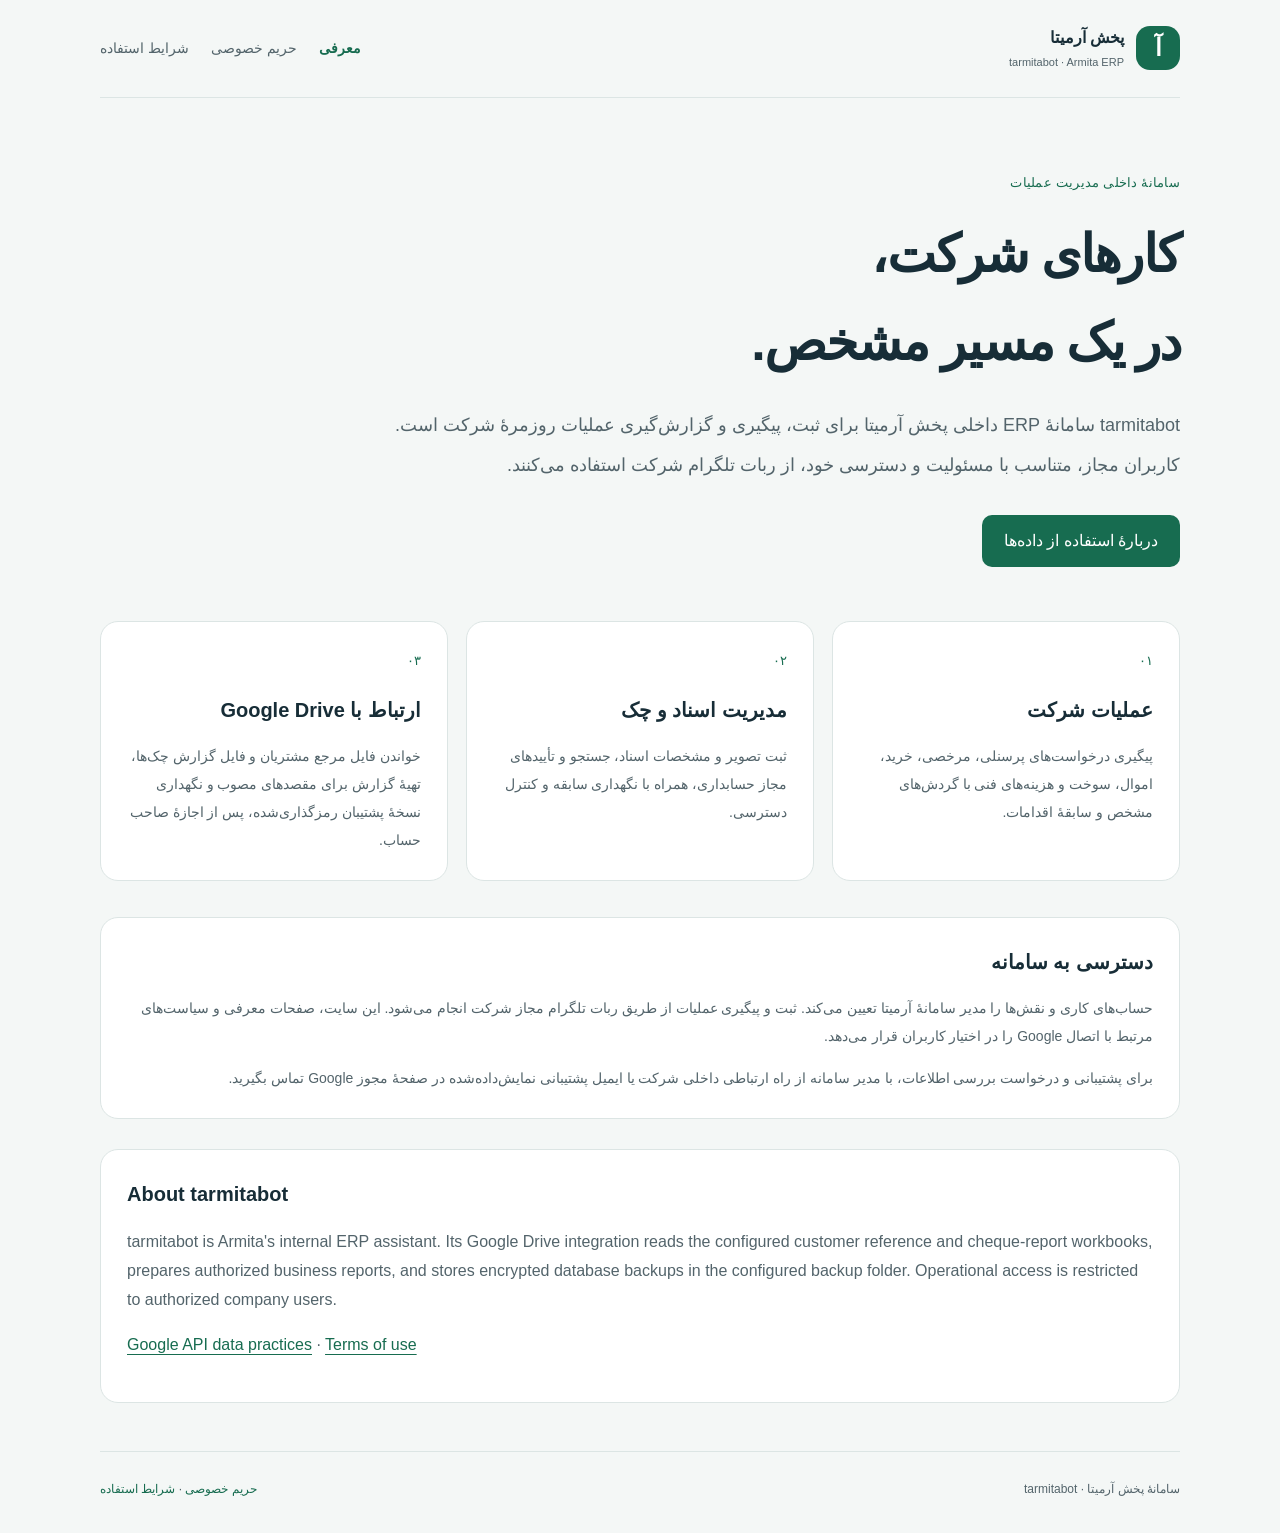
<file: index.html>
<!doctype html>
<html lang="fa" dir="rtl">
<head>
  <meta charset="utf-8">
  <meta name="viewport" content="width=device-width, initial-scale=1">
  <meta name="description" content="معرفی tarmitabot، سامانهٔ داخلی ERP پخش آرمیتا و شیوهٔ استفاده از داده‌ها.">
  <title>tarmitabot | سامانهٔ پخش آرمیتا</title>
  <link rel="stylesheet" href="styles.css">
</head>
<body>
  <a class="skip" href="#main">رفتن به محتوای اصلی</a>
  <header class="site-header"><a class="brand" href="index.html"><span class="brand-mark" aria-hidden="true">آ</span><span>پخش آرمیتا<small dir="ltr">tarmitabot · Armita ERP</small></span></a><nav aria-label="صفحات"><a aria-current="page" href="index.html">معرفی</a><a href="privacy.html">حریم خصوصی</a><a href="terms.html">شرایط استفاده</a></nav></header>
  <main id="main">
    <section class="hero"><p class="eyebrow">سامانهٔ داخلی مدیریت عملیات</p><h1>کارهای شرکت،<br>در یک مسیر مشخص.</h1><p class="lead"><bdi>tarmitabot</bdi> سامانهٔ ERP داخلی پخش آرمیتا برای ثبت، پیگیری و گزارش‌گیری عملیات روزمرهٔ شرکت است. کاربران مجاز، متناسب با مسئولیت و دسترسی خود، از ربات تلگرام شرکت استفاده می‌کنند.</p><a class="button" href="privacy.html">دربارهٔ استفاده از داده‌ها</a></section>
    <section class="cards" aria-label="کاربردهای سامانه">
      <article><span class="number">۰۱</span><h2>عملیات شرکت</h2><p>پیگیری درخواست‌های پرسنلی، مرخصی، خرید، اموال، سوخت و هزینه‌های فنی با گردش‌های مشخص و سابقهٔ اقدامات.</p></article>
      <article><span class="number">۰۲</span><h2>مدیریت اسناد و چک</h2><p>ثبت تصویر و مشخصات اسناد، جستجو و تأییدهای مجاز حسابداری، همراه با نگهداری سابقه و کنترل دسترسی.</p></article>
      <article><span class="number">۰۳</span><h2>ارتباط با Google Drive</h2><p>خواندن فایل مرجع مشتریان و فایل گزارش چک‌ها، تهیهٔ گزارش برای مقصدهای مصوب و نگهداری نسخهٔ پشتیبان رمزگذاری‌شده، پس از اجازهٔ صاحب حساب.</p></article>
    </section>
    <section class="panel"><h2>دسترسی به سامانه</h2><p>حساب‌های کاری و نقش‌ها را مدیر سامانهٔ آرمیتا تعیین می‌کند. ثبت و پیگیری عملیات از طریق ربات تلگرام مجاز شرکت انجام می‌شود. این سایت، صفحات معرفی و سیاست‌های مرتبط با اتصال Google را در اختیار کاربران قرار می‌دهد.</p><p>برای پشتیبانی و درخواست بررسی اطلاعات، با مدیر سامانه از راه ارتباطی داخلی شرکت یا ایمیل پشتیبانی نمایش‌داده‌شده در صفحهٔ مجوز Google تماس بگیرید.</p></section>
    <section class="english" lang="en" dir="ltr"><h2>About tarmitabot</h2><p>tarmitabot is Armita's internal ERP assistant. Its Google Drive integration reads the configured customer reference and cheque-report workbooks, prepares authorized business reports, and stores encrypted database backups in the configured backup folder. Operational access is restricted to authorized company users.</p><p><a href="privacy.html#google">Google API data practices</a> · <a href="terms.html">Terms of use</a></p></section>
  </main>
  <footer><span>سامانهٔ پخش آرمیتا · <bdi>tarmitabot</bdi></span><span><a href="privacy.html">حریم خصوصی</a> · <a href="terms.html">شرایط استفاده</a></span></footer>
</body>
</html>
</file>
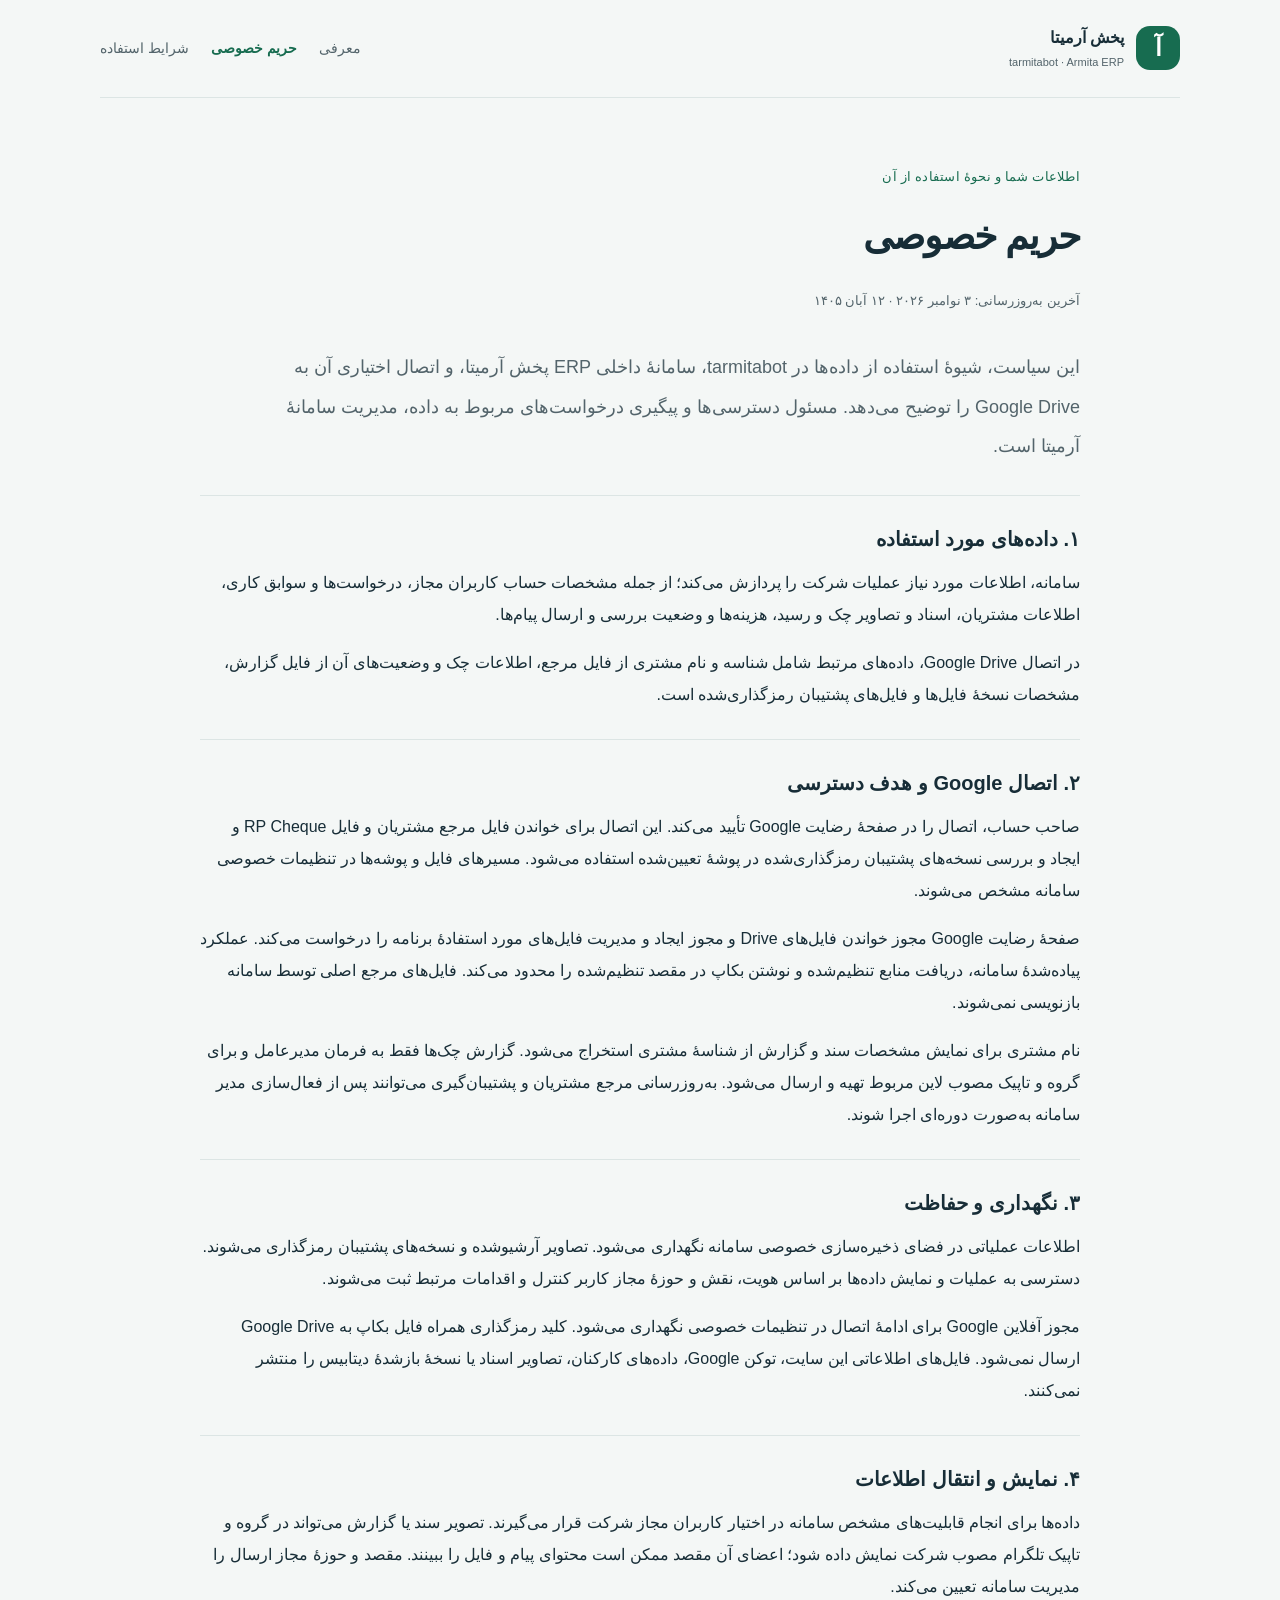
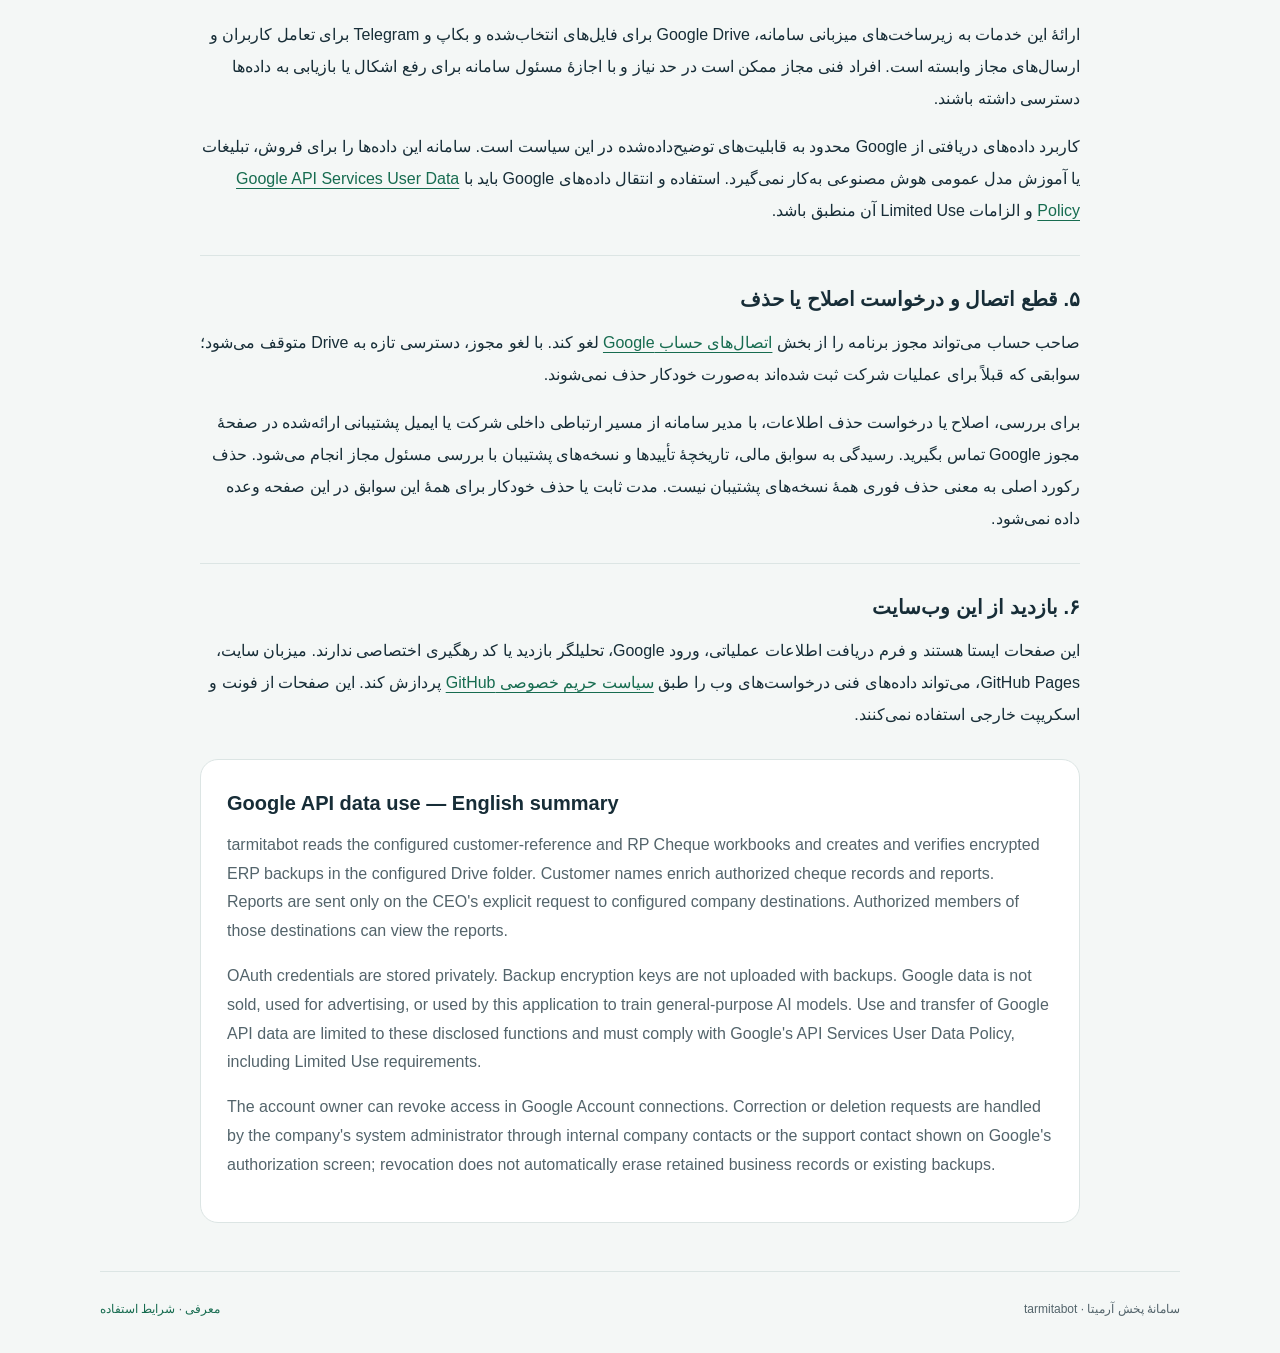
<file: privacy.html>
<!doctype html>
<html lang="fa" dir="rtl">
<head><meta charset="utf-8"><meta name="viewport" content="width=device-width, initial-scale=1"><meta name="description" content="سیاست حریم خصوصی و استفاده از اطلاعات Google در tarmitabot، سامانهٔ پخش آرمیتا."><title>حریم خصوصی | tarmitabot</title><link rel="stylesheet" href="styles.css"></head>
<body>
<a class="skip" href="#main">رفتن به محتوای اصلی</a>
<header class="site-header"><a class="brand" href="index.html"><span class="brand-mark" aria-hidden="true">آ</span><span>پخش آرمیتا<small dir="ltr">tarmitabot · Armita ERP</small></span></a><nav aria-label="صفحات"><a href="index.html">معرفی</a><a aria-current="page" href="privacy.html">حریم خصوصی</a><a href="terms.html">شرایط استفاده</a></nav></header>
<main id="main" class="document"><p class="eyebrow">اطلاعات شما و نحوهٔ استفاده از آن</p><h1>حریم خصوصی</h1><p class="updated">آخرین به‌روزرسانی: ۳ نوامبر ۲۰۲۶ · ۱۲ آبان ۱۴۰۵</p>
<p class="lead">این سیاست، شیوهٔ استفاده از داده‌ها در <bdi>tarmitabot</bdi>، سامانهٔ داخلی ERP پخش آرمیتا، و اتصال اختیاری آن به Google Drive را توضیح می‌دهد. مسئول دسترسی‌ها و پیگیری درخواست‌های مربوط به داده، مدیریت سامانهٔ آرمیتا است.</p>
<section><h2>۱. داده‌های مورد استفاده</h2><p>سامانه، اطلاعات مورد نیاز عملیات شرکت را پردازش می‌کند؛ از جمله مشخصات حساب کاربران مجاز، درخواست‌ها و سوابق کاری، اطلاعات مشتریان، اسناد و تصاویر چک و رسید، هزینه‌ها و وضعیت بررسی و ارسال پیام‌ها.</p><p>در اتصال Google Drive، داده‌های مرتبط شامل شناسه و نام مشتری از فایل مرجع، اطلاعات چک و وضعیت‌های آن از فایل گزارش، مشخصات نسخهٔ فایل‌ها و فایل‌های پشتیبان رمزگذاری‌شده است.</p></section>
<section id="google"><h2>۲. اتصال Google و هدف دسترسی</h2><p>صاحب حساب، اتصال را در صفحهٔ رضایت Google تأیید می‌کند. این اتصال برای خواندن فایل مرجع مشتریان و فایل RP Cheque و ایجاد و بررسی نسخه‌های پشتیبان رمزگذاری‌شده در پوشهٔ تعیین‌شده استفاده می‌شود. مسیرهای فایل و پوشه‌ها در تنظیمات خصوصی سامانه مشخص می‌شوند.</p><p>صفحهٔ رضایت Google مجوز خواندن فایل‌های Drive و مجوز ایجاد و مدیریت فایل‌های مورد استفادهٔ برنامه را درخواست می‌کند. عملکرد پیاده‌شدهٔ سامانه، دریافت منابع تنظیم‌شده و نوشتن بکاپ در مقصد تنظیم‌شده را محدود می‌کند. فایل‌های مرجع اصلی توسط سامانه بازنویسی نمی‌شوند.</p><p>نام مشتری برای نمایش مشخصات سند و گزارش از شناسهٔ مشتری استخراج می‌شود. گزارش چک‌ها فقط به فرمان مدیرعامل و برای گروه و تاپیک مصوب لاین مربوط تهیه و ارسال می‌شود. به‌روزرسانی مرجع مشتریان و پشتیبان‌گیری می‌توانند پس از فعال‌سازی مدیر سامانه به‌صورت دوره‌ای اجرا شوند.</p></section>
<section><h2>۳. نگهداری و حفاظت</h2><p>اطلاعات عملیاتی در فضای ذخیره‌سازی خصوصی سامانه نگهداری می‌شود. تصاویر آرشیوشده و نسخه‌های پشتیبان رمزگذاری می‌شوند. دسترسی به عملیات و نمایش داده‌ها بر اساس هویت، نقش و حوزهٔ مجاز کاربر کنترل و اقدامات مرتبط ثبت می‌شوند.</p><p>مجوز آفلاین Google برای ادامهٔ اتصال در تنظیمات خصوصی نگهداری می‌شود. کلید رمزگذاری همراه فایل بکاپ به Google Drive ارسال نمی‌شود. فایل‌های اطلاعاتی این سایت، توکن Google، داده‌های کارکنان، تصاویر اسناد یا نسخهٔ بازشدهٔ دیتابیس را منتشر نمی‌کنند.</p></section>
<section><h2>۴. نمایش و انتقال اطلاعات</h2><p>داده‌ها برای انجام قابلیت‌های مشخص سامانه در اختیار کاربران مجاز شرکت قرار می‌گیرند. تصویر سند یا گزارش می‌تواند در گروه و تاپیک تلگرام مصوب شرکت نمایش داده شود؛ اعضای آن مقصد ممکن است محتوای پیام و فایل را ببینند. مقصد و حوزهٔ مجاز ارسال را مدیریت سامانه تعیین می‌کند.</p><p>ارائهٔ این خدمات به زیرساخت‌های میزبانی سامانه، Google Drive برای فایل‌های انتخاب‌شده و بکاپ و Telegram برای تعامل کاربران و ارسال‌های مجاز وابسته است. افراد فنی مجاز ممکن است در حد نیاز و با اجازهٔ مسئول سامانه برای رفع اشکال یا بازیابی به داده‌ها دسترسی داشته باشند.</p><p>کاربرد داده‌های دریافتی از Google محدود به قابلیت‌های توضیح‌داده‌شده در این سیاست است. سامانه این داده‌ها را برای فروش، تبلیغات یا آموزش مدل عمومی هوش مصنوعی به‌کار نمی‌گیرد. استفاده و انتقال داده‌های Google باید با <a href="https://developers.google.com/terms/api-services-user-data-policy" rel="noreferrer">Google API Services User Data Policy</a> و الزامات Limited Use آن منطبق باشد.</p></section>
<section><h2>۵. قطع اتصال و درخواست اصلاح یا حذف</h2><p>صاحب حساب می‌تواند مجوز برنامه را از بخش <a href="https://myaccount.google.com/connections" rel="noreferrer">اتصال‌های حساب Google</a> لغو کند. با لغو مجوز، دسترسی تازه به Drive متوقف می‌شود؛ سوابقی که قبلاً برای عملیات شرکت ثبت شده‌اند به‌صورت خودکار حذف نمی‌شوند.</p><p>برای بررسی، اصلاح یا درخواست حذف اطلاعات، با مدیر سامانه از مسیر ارتباطی داخلی شرکت یا ایمیل پشتیبانی ارائه‌شده در صفحهٔ مجوز Google تماس بگیرید. رسیدگی به سوابق مالی، تاریخچهٔ تأییدها و نسخه‌های پشتیبان با بررسی مسئول مجاز انجام می‌شود. حذف رکورد اصلی به معنی حذف فوری همهٔ نسخه‌های پشتیبان نیست. مدت ثابت یا حذف خودکار برای همهٔ این سوابق در این صفحه وعده داده نمی‌شود.</p></section>
<section><h2>۶. بازدید از این وب‌سایت</h2><p>این صفحات ایستا هستند و فرم دریافت اطلاعات عملیاتی، ورود Google، تحلیلگر بازدید یا کد رهگیری اختصاصی ندارند. میزبان سایت، GitHub Pages، می‌تواند داده‌های فنی درخواست‌های وب را طبق <a href="https://docs.github.com/en/site-policy/privacy-policies/github-general-privacy-statement" rel="noreferrer">سیاست حریم خصوصی GitHub</a> پردازش کند. این صفحات از فونت و اسکریپت خارجی استفاده نمی‌کنند.</p></section>
<section class="english" lang="en" dir="ltr"><h2>Google API data use — English summary</h2><p>tarmitabot reads the configured customer-reference and RP Cheque workbooks and creates and verifies encrypted ERP backups in the configured Drive folder. Customer names enrich authorized cheque records and reports. Reports are sent only on the CEO's explicit request to configured company destinations. Authorized members of those destinations can view the reports.</p><p>OAuth credentials are stored privately. Backup encryption keys are not uploaded with backups. Google data is not sold, used for advertising, or used by this application to train general-purpose AI models. Use and transfer of Google API data are limited to these disclosed functions and must comply with Google's API Services User Data Policy, including Limited Use requirements.</p><p>The account owner can revoke access in Google Account connections. Correction or deletion requests are handled by the company's system administrator through internal company contacts or the support contact shown on Google's authorization screen; revocation does not automatically erase retained business records or existing backups.</p></section>
</main><footer><span>سامانهٔ پخش آرمیتا · <bdi>tarmitabot</bdi></span><span><a href="index.html">معرفی</a> · <a href="terms.html">شرایط استفاده</a></span></footer>
</body></html>
</file>
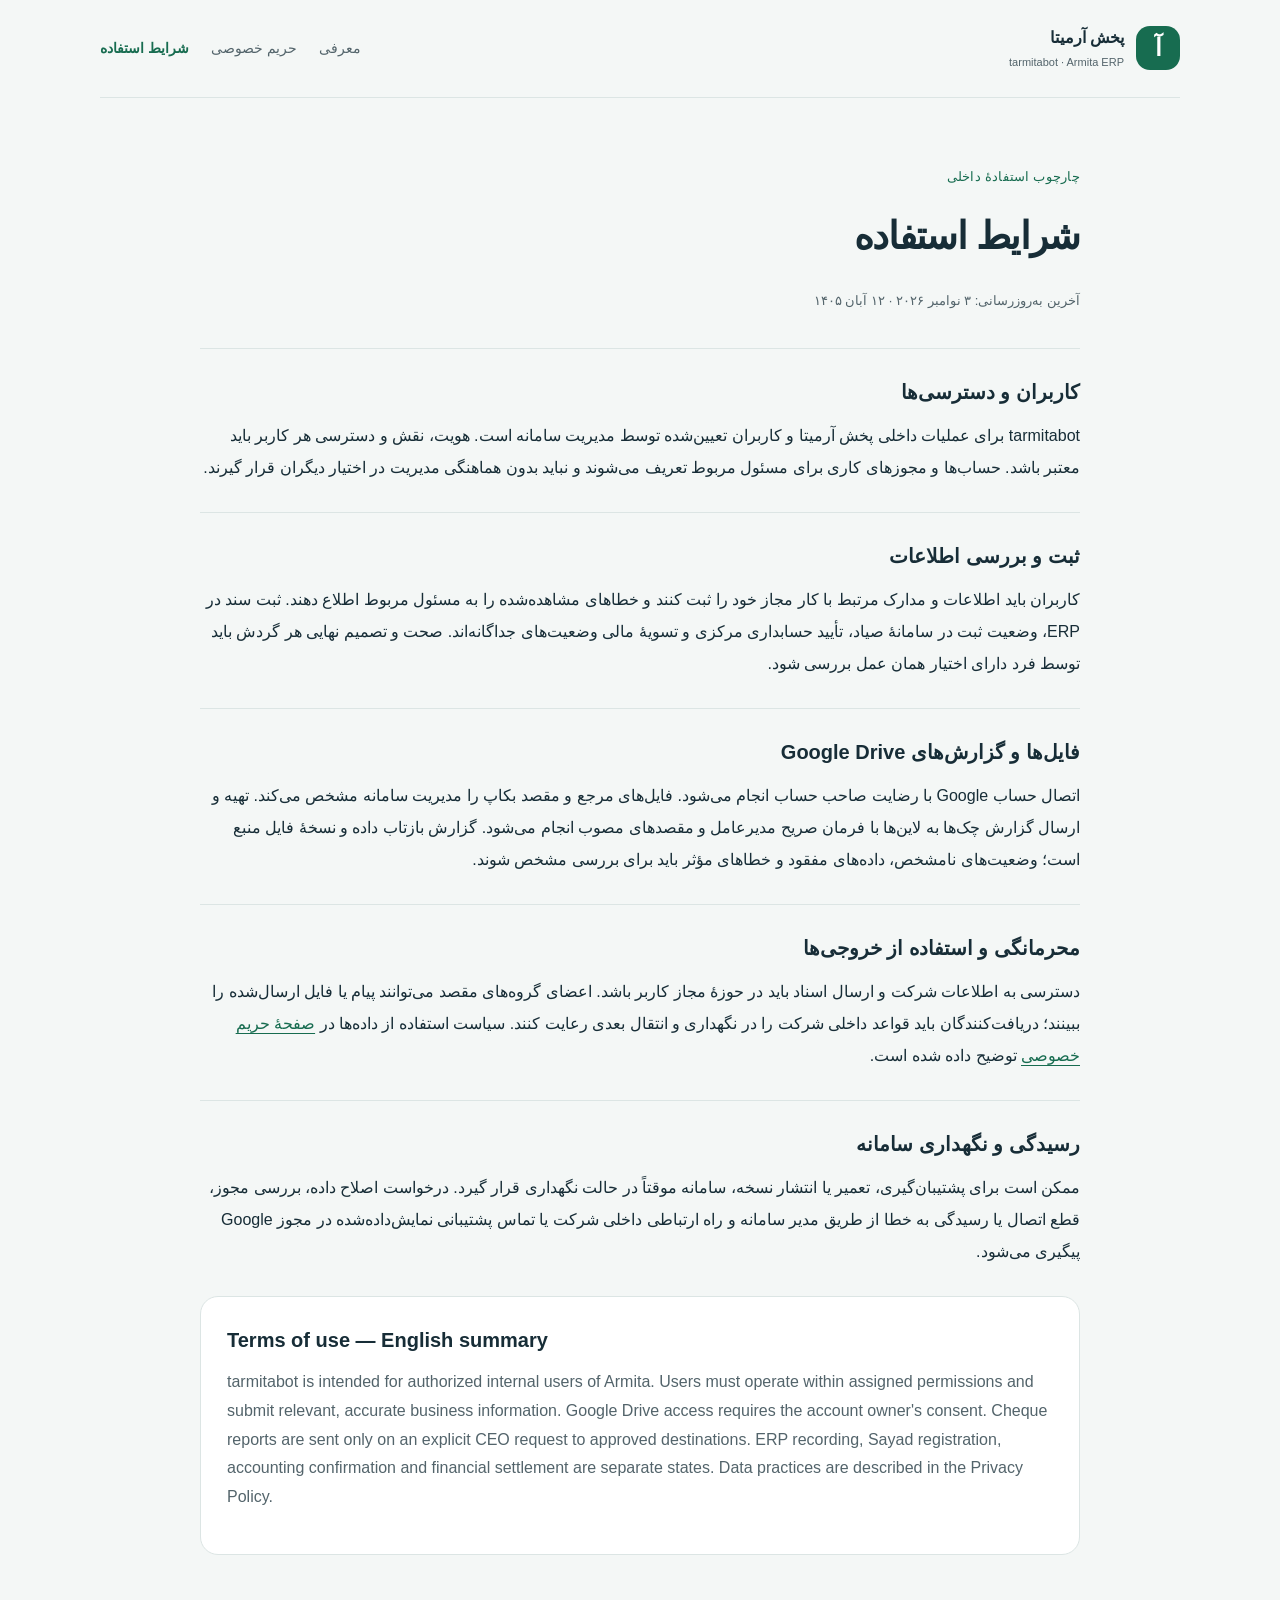
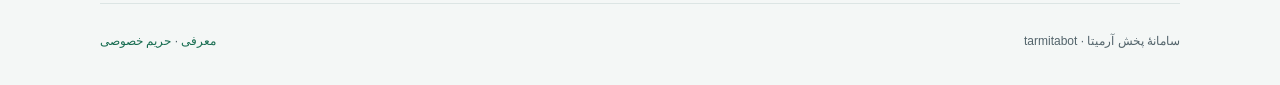
<file: terms.html>
<!doctype html>
<html lang="fa" dir="rtl">
<head><meta charset="utf-8"><meta name="viewport" content="width=device-width, initial-scale=1"><meta name="description" content="شرایط استفادهٔ داخلی از tarmitabot، سامانهٔ پخش آرمیتا."><title>شرایط استفاده | tarmitabot</title><link rel="stylesheet" href="styles.css"></head>
<body><a class="skip" href="#main">رفتن به محتوای اصلی</a><header class="site-header"><a class="brand" href="index.html"><span class="brand-mark" aria-hidden="true">آ</span><span>پخش آرمیتا<small dir="ltr">tarmitabot · Armita ERP</small></span></a><nav aria-label="صفحات"><a href="index.html">معرفی</a><a href="privacy.html">حریم خصوصی</a><a aria-current="page" href="terms.html">شرایط استفاده</a></nav></header>
<main id="main" class="document"><p class="eyebrow">چارچوب استفادهٔ داخلی</p><h1>شرایط استفاده</h1><p class="updated">آخرین به‌روزرسانی: ۳ نوامبر ۲۰۲۶ · ۱۲ آبان ۱۴۰۵</p>
<section><h2>کاربران و دسترسی‌ها</h2><p><bdi>tarmitabot</bdi> برای عملیات داخلی پخش آرمیتا و کاربران تعیین‌شده توسط مدیریت سامانه است. هویت، نقش و دسترسی هر کاربر باید معتبر باشد. حساب‌ها و مجوزهای کاری برای مسئول مربوط تعریف می‌شوند و نباید بدون هماهنگی مدیریت در اختیار دیگران قرار گیرند.</p></section>
<section><h2>ثبت و بررسی اطلاعات</h2><p>کاربران باید اطلاعات و مدارک مرتبط با کار مجاز خود را ثبت کنند و خطاهای مشاهده‌شده را به مسئول مربوط اطلاع دهند. ثبت سند در ERP، وضعیت ثبت در سامانهٔ صیاد، تأیید حسابداری مرکزی و تسویهٔ مالی وضعیت‌های جداگانه‌اند. صحت و تصمیم نهایی هر گردش باید توسط فرد دارای اختیار همان عمل بررسی شود.</p></section>
<section><h2>فایل‌ها و گزارش‌های Google Drive</h2><p>اتصال حساب Google با رضایت صاحب حساب انجام می‌شود. فایل‌های مرجع و مقصد بکاپ را مدیریت سامانه مشخص می‌کند. تهیه و ارسال گزارش چک‌ها به لاین‌ها با فرمان صریح مدیرعامل و مقصدهای مصوب انجام می‌شود. گزارش بازتاب داده و نسخهٔ فایل منبع است؛ وضعیت‌های نامشخص، داده‌های مفقود و خطاهای مؤثر باید برای بررسی مشخص شوند.</p></section>
<section><h2>محرمانگی و استفاده از خروجی‌ها</h2><p>دسترسی به اطلاعات شرکت و ارسال اسناد باید در حوزهٔ مجاز کاربر باشد. اعضای گروه‌های مقصد می‌توانند پیام یا فایل ارسال‌شده را ببینند؛ دریافت‌کنندگان باید قواعد داخلی شرکت را در نگهداری و انتقال بعدی رعایت کنند. سیاست استفاده از داده‌ها در <a href="privacy.html">صفحهٔ حریم خصوصی</a> توضیح داده شده است.</p></section>
<section><h2>رسیدگی و نگهداری سامانه</h2><p>ممکن است برای پشتیبان‌گیری، تعمیر یا انتشار نسخه، سامانه موقتاً در حالت نگهداری قرار گیرد. درخواست اصلاح داده، بررسی مجوز، قطع اتصال یا رسیدگی به خطا از طریق مدیر سامانه و راه ارتباطی داخلی شرکت یا تماس پشتیبانی نمایش‌داده‌شده در مجوز Google پیگیری می‌شود.</p></section>
<section class="english" lang="en" dir="ltr"><h2>Terms of use — English summary</h2><p>tarmitabot is intended for authorized internal users of Armita. Users must operate within assigned permissions and submit relevant, accurate business information. Google Drive access requires the account owner's consent. Cheque reports are sent only on an explicit CEO request to approved destinations. ERP recording, Sayad registration, accounting confirmation and financial settlement are separate states. Data practices are described in the Privacy Policy.</p></section>
</main><footer><span>سامانهٔ پخش آرمیتا · <bdi>tarmitabot</bdi></span><span><a href="index.html">معرفی</a> · <a href="privacy.html">حریم خصوصی</a></span></footer></body></html>
</file>
<file: styles.css>
:root{color-scheme:light;--ink:#172d37;--muted:#53646b;--green:#176c50;--line:#dce5e4;--paper:#fff;--bg:#f4f7f6}*{box-sizing:border-box}html{scroll-behavior:smooth}body{margin:0;background:var(--bg);color:var(--ink);font-family:Tahoma,"Segoe UI",sans-serif;font-size:16px;line-height:2}a{color:var(--green);text-underline-offset:4px}a:focus-visible{outline:3px solid #d99225;outline-offset:5px}.skip{position:absolute;inset-inline-start:12px;top:-80px;background:#fff;padding:8px 18px;z-index:2}.skip:focus{top:10px}.site-header,main,footer{width:min(1080px,calc(100% - 48px));margin-inline:auto}.site-header{display:flex;align-items:center;justify-content:space-between;gap:24px;padding:26px 0;border-bottom:1px solid var(--line)}.brand{display:flex;align-items:center;gap:12px;text-decoration:none;color:var(--ink);font-weight:700;line-height:1.5}.brand small{display:block;font-size:11px;color:var(--muted);font-weight:400;margin-top:4px}.brand-mark{display:grid;place-items:center;background:var(--green);color:#fff;width:44px;height:44px;border-radius:14px;font-size:24px}nav{display:flex;flex-wrap:wrap;gap:22px}nav a{color:var(--muted);text-decoration:none;font-size:14px}nav a[aria-current]{color:var(--green);font-weight:700}.hero{padding:72px 0 54px;max-width:820px}.eyebrow{font-size:13px;letter-spacing:.02em;color:var(--green);margin:0 0 14px}h1{font-size:clamp(30px,5vw,52px);line-height:1.7;letter-spacing:-.035em;margin:0 0 20px;font-weight:700}h2{font-size:20px;line-height:1.8;margin:0 0 10px}.lead{font-size:18px;line-height:2.2;color:var(--muted);max-width:820px}.button{display:inline-block;background:var(--green);color:#fff;padding:10px 22px;border-radius:10px;text-decoration:none;margin-top:12px}.cards{display:grid;grid-template-columns:repeat(3,1fr);gap:18px;margin:0 0 36px}.cards article,.panel,.english{background:var(--paper);border:1px solid var(--line);border-radius:18px;padding:26px}.cards p,.panel p{color:var(--muted);font-size:14px;margin-bottom:0}.number{display:block;font-size:13px;color:var(--green);margin-bottom:18px}.panel{margin:0 0 28px}.english{margin:30px 0 48px;font-family:"Segoe UI",Arial,sans-serif;line-height:1.8;color:var(--muted)}.english h2{color:var(--ink)}.document{max-width:880px;padding-top:56px}.document h1{font-size:38px}.updated{font-size:13px;color:var(--muted);margin-top:-5px;margin-bottom:34px}.document section{border-top:1px solid var(--line);padding-top:25px;margin-top:28px}.document section.english{border:1px solid var(--line)}.document p{margin-top:10px}footer{display:flex;justify-content:space-between;gap:20px;flex-wrap:wrap;padding:25px 0 32px;border-top:1px solid var(--line);font-size:12px;color:var(--muted)}footer a{text-decoration:none}@media(max-width:720px){.site-header,main,footer{width:calc(100% - 32px)}.site-header{align-items:flex-start;flex-direction:column;gap:20px}nav{gap:18px}.hero{padding:40px 0 30px}.lead{font-size:16px}.cards{grid-template-columns:1fr}.cards article{padding:22px}.document{padding-top:32px}.document h1{font-size:30px}.document section.english,.panel,.english{padding:22px}footer{display:block}footer>span{display:block;margin-top:8px}}@media(prefers-reduced-motion:reduce){html{scroll-behavior:auto}}
</file>
